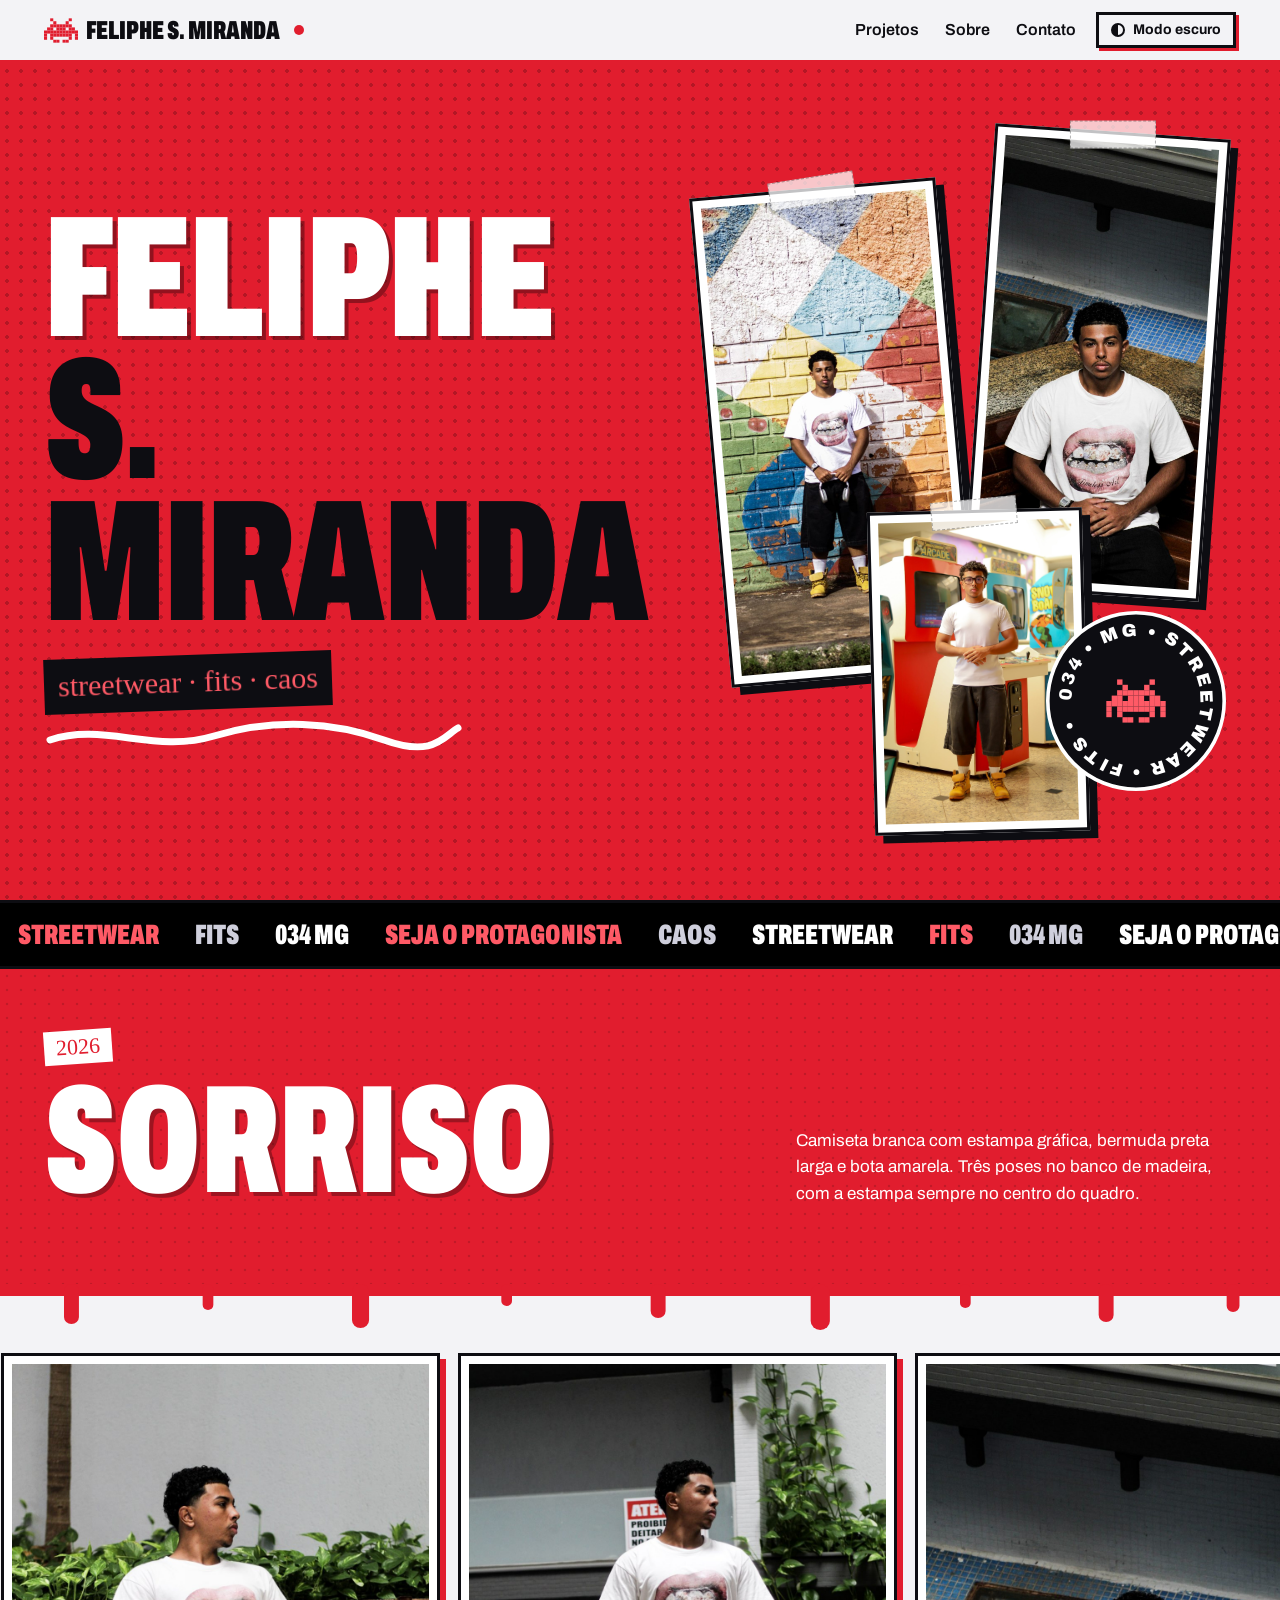
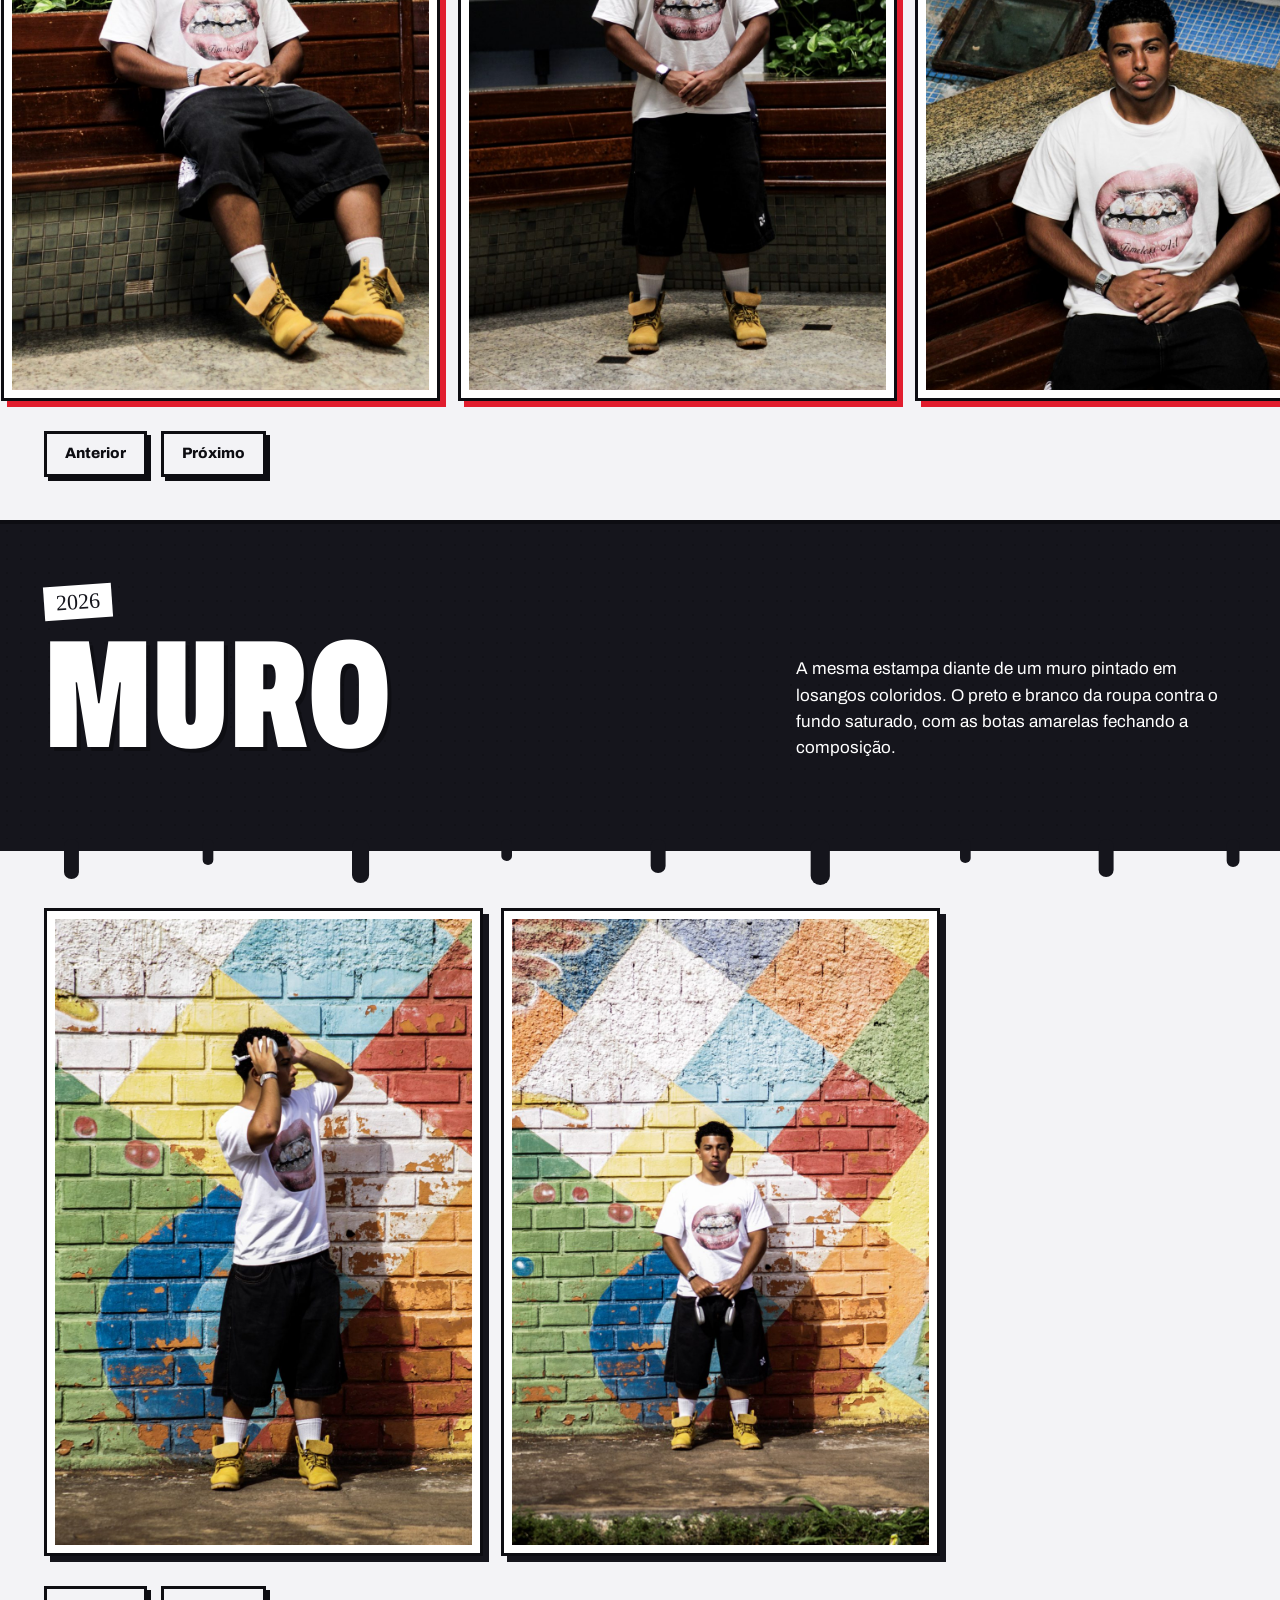
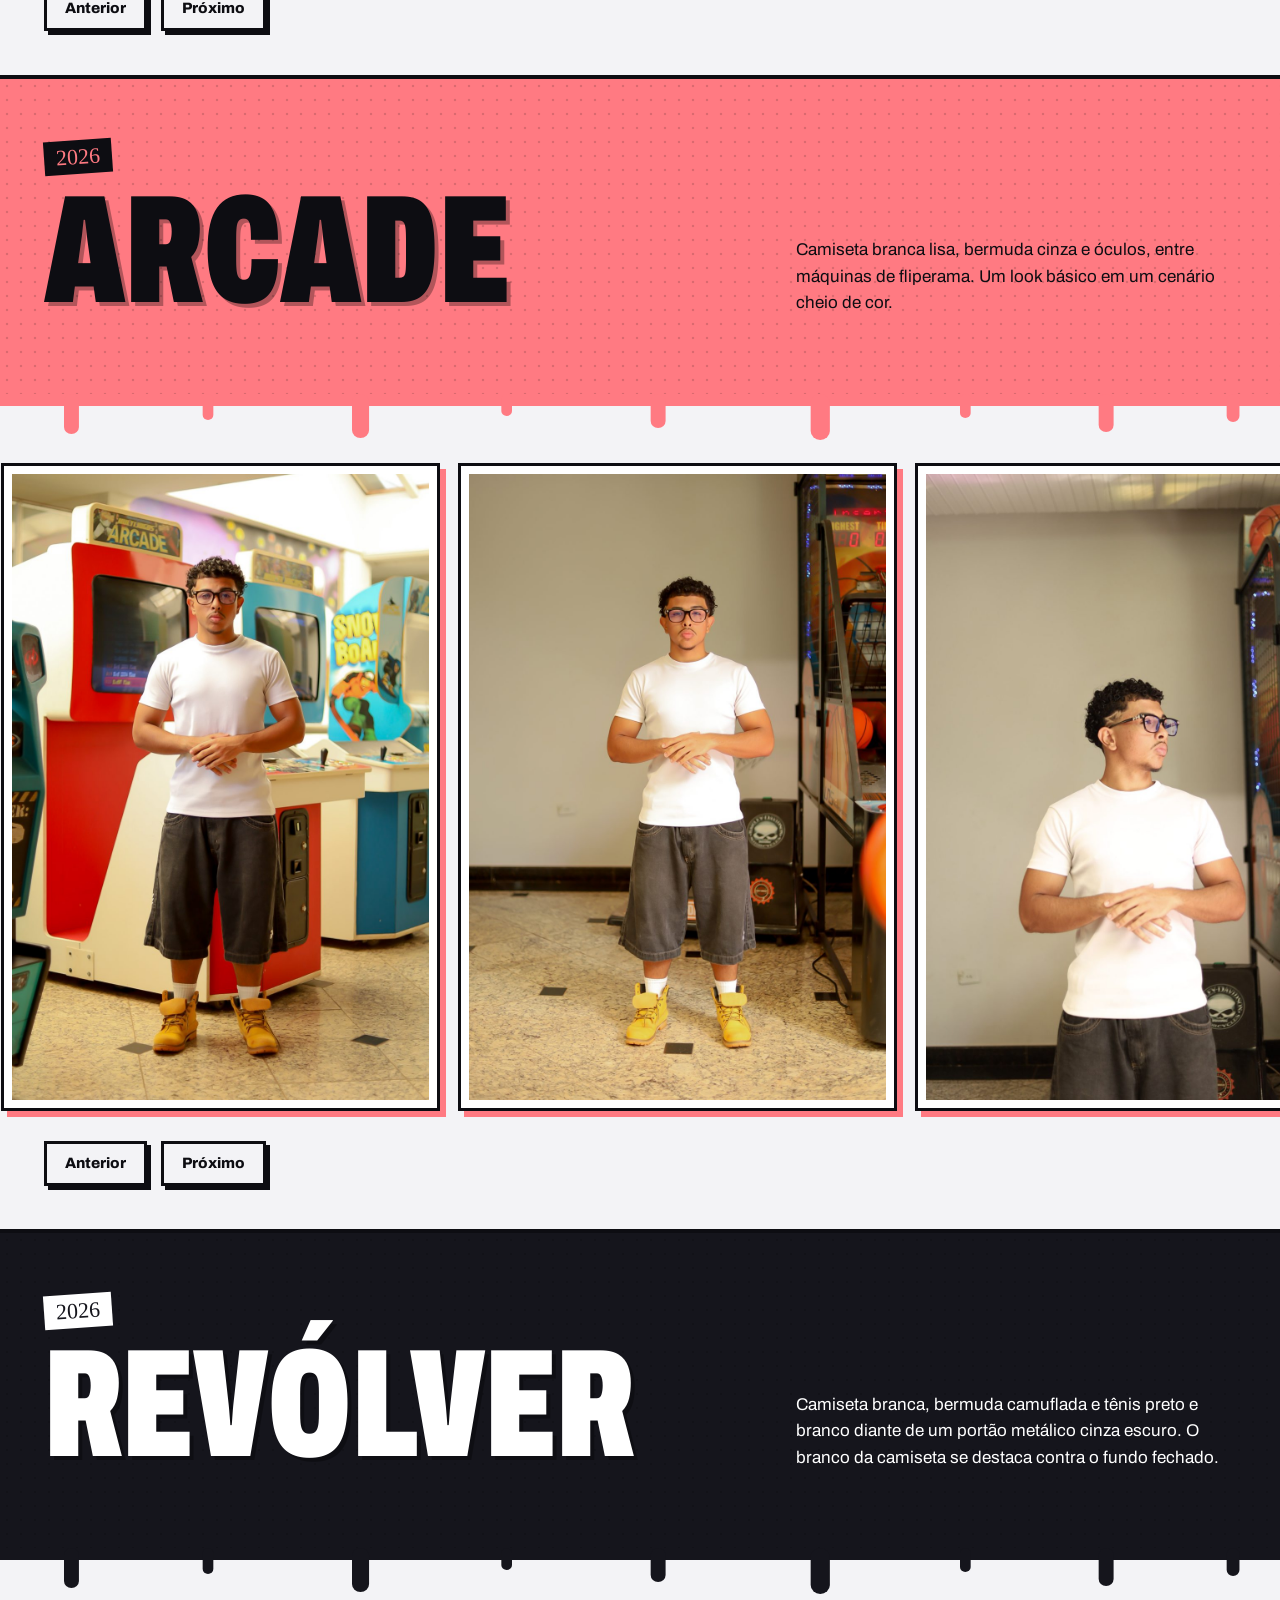
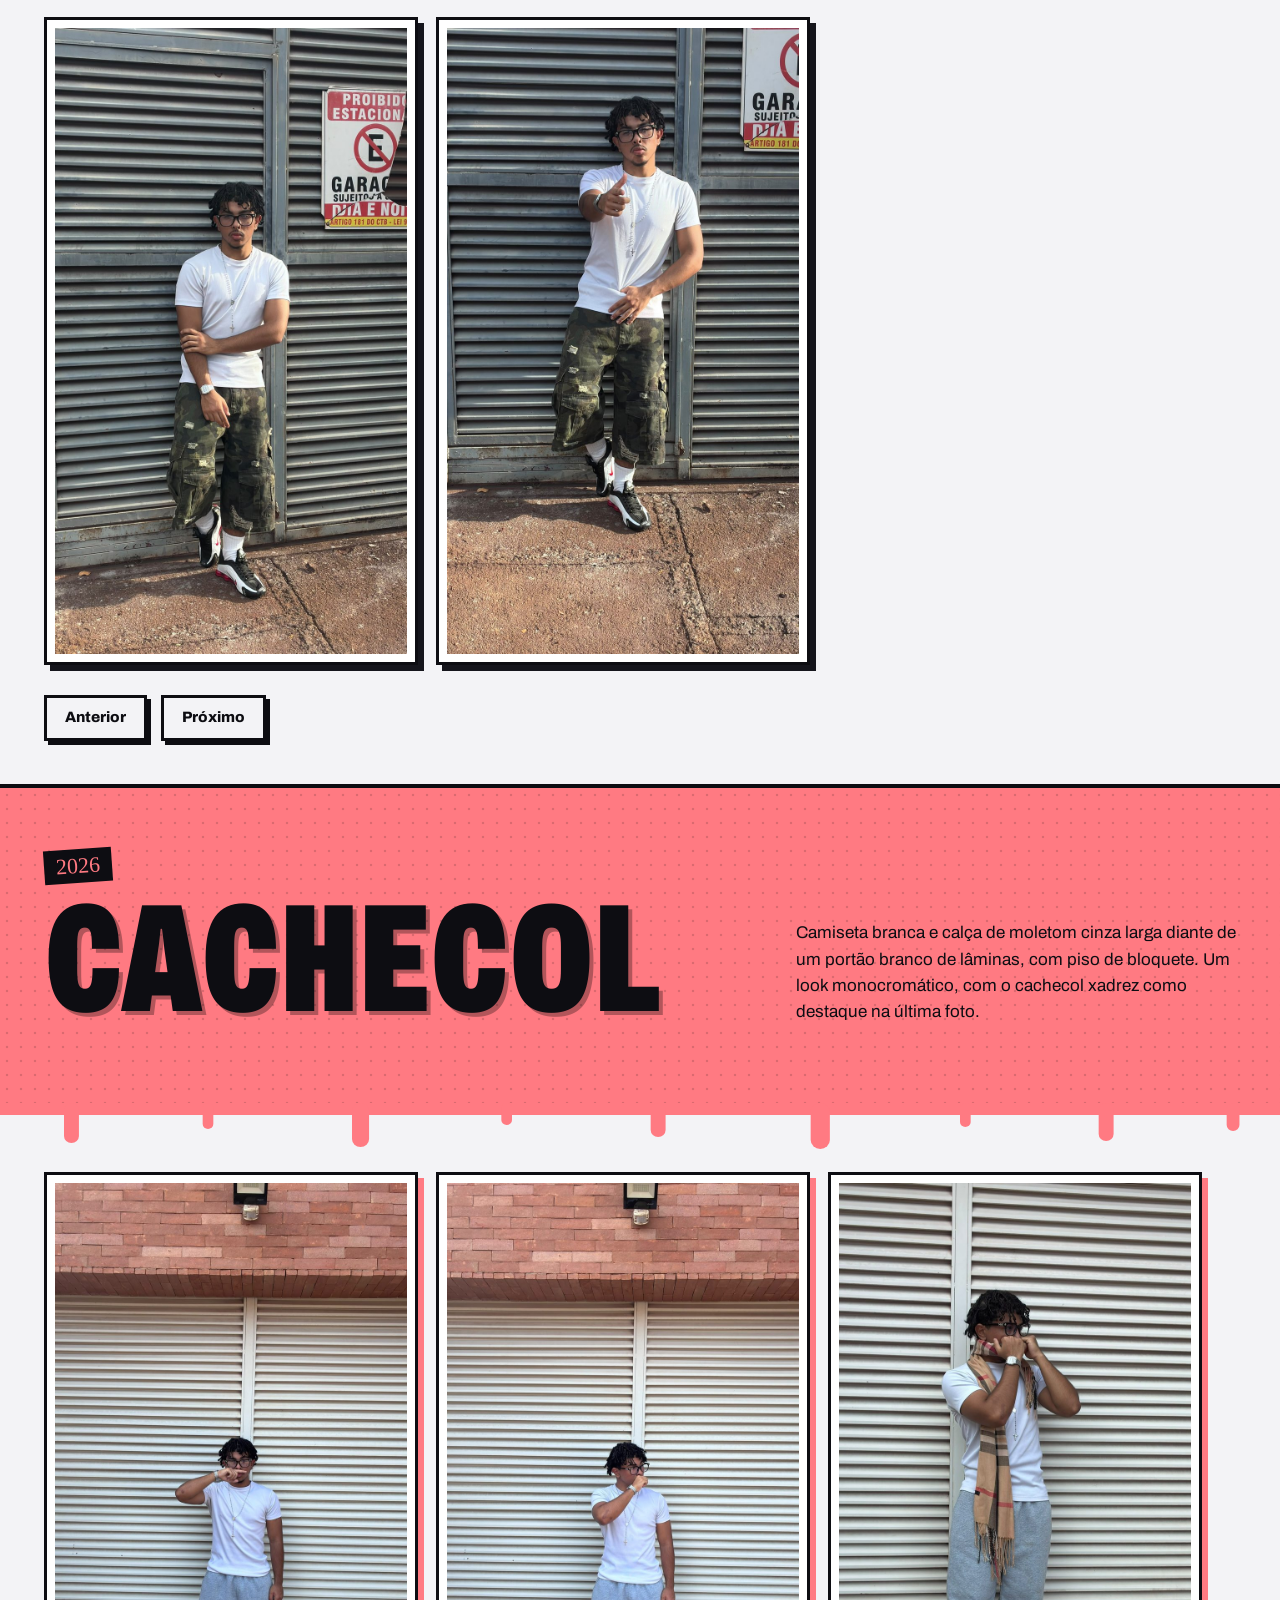
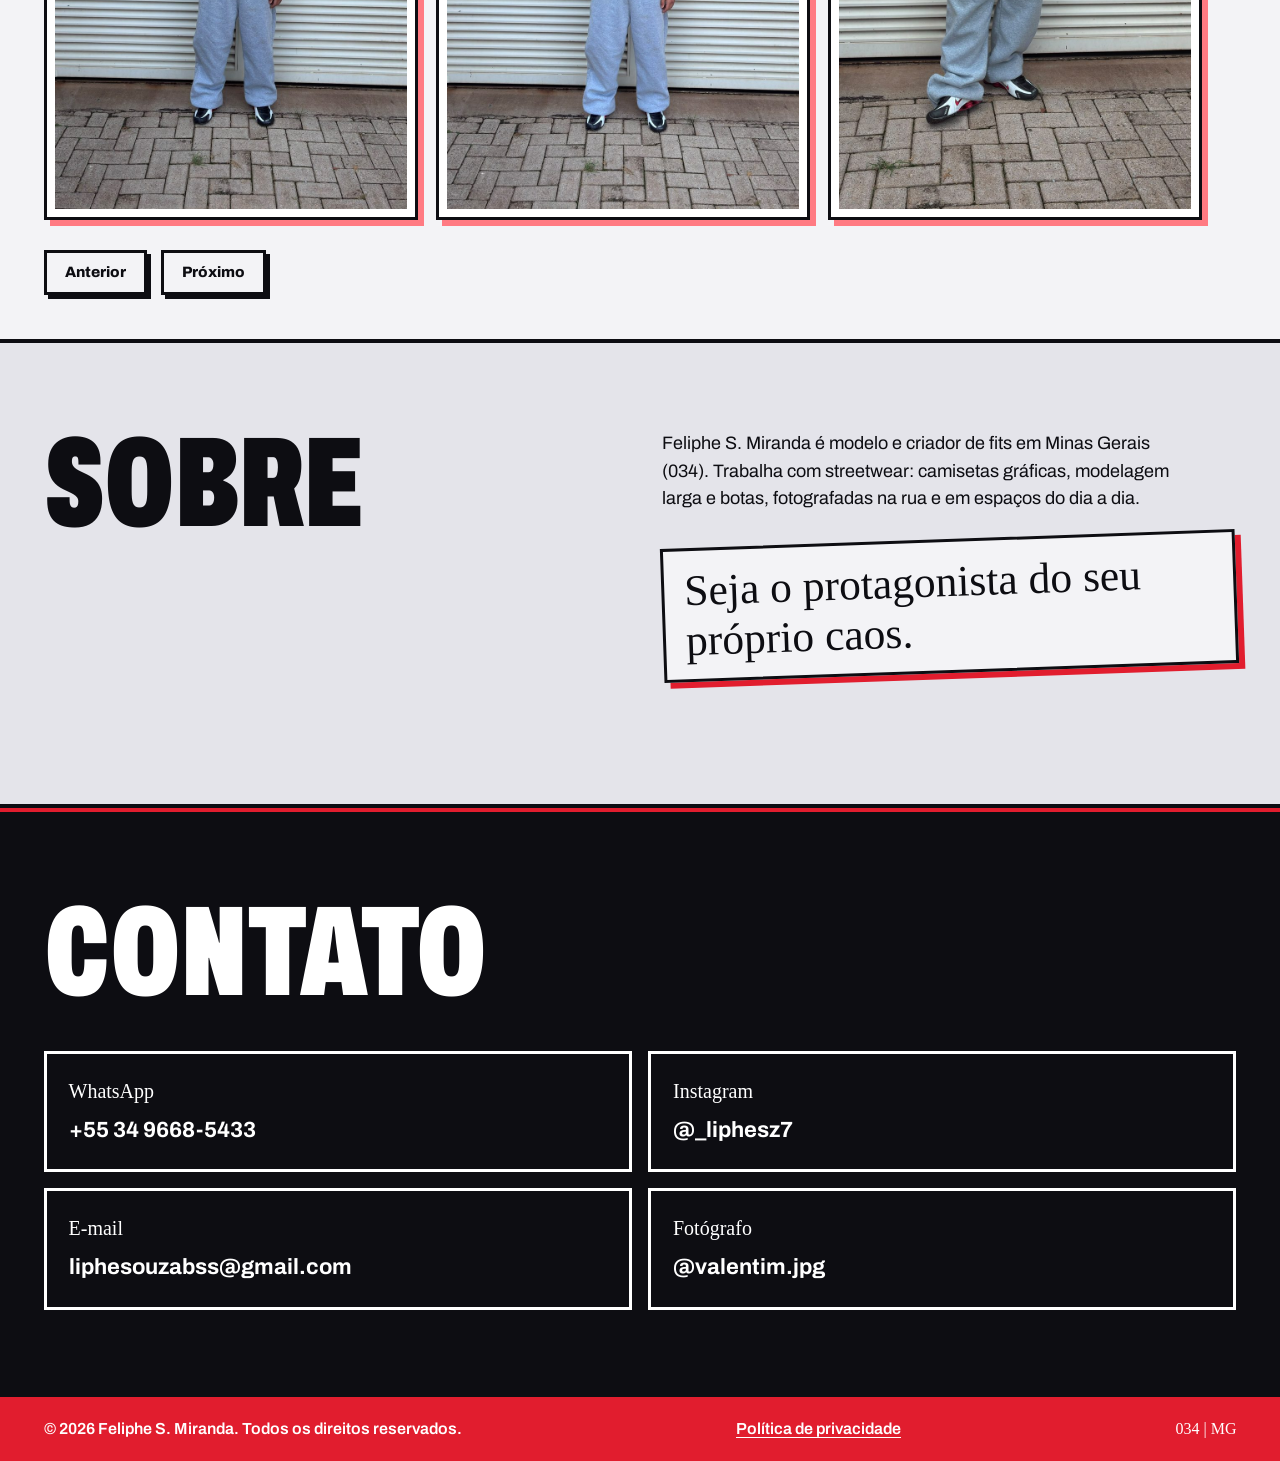
<file: index.html>
<!doctype html>
<html lang="pt-BR">
<head>
<meta charset="utf-8">
<script>try{document.documentElement.dataset.theme=localStorage.getItem("theme")||(matchMedia("(prefers-color-scheme:dark)").matches?"dark":"light")}catch(e){}</script>
<meta name="viewport" content="width=device-width, initial-scale=1">
<meta name="color-scheme" content="light dark">
<title>Feliphe S. Miranda — Streetwear</title>
<meta name="description" content="Portfólio de moda streetwear de Feliphe S. Miranda. Seja o protagonista do seu próprio caos.">
<link rel="icon" href="data:image/svg+xml,%3Csvg%20xmlns%3D%22http%3A//www.w3.org/2000/svg%22%20viewBox%3D%220%200%2066%2048%22%3E%3Cg%20fill%3D%22%23e11d2e%22%3E%3Crect%20x%3D%2212%22%20y%3D%220%22%20width%3D%226%22%20height%3D%226%22/%3E%3Crect%20x%3D%2248%22%20y%3D%220%22%20width%3D%226%22%20height%3D%226%22/%3E%3Crect%20x%3D%2218%22%20y%3D%226%22%20width%3D%226%22%20height%3D%226%22/%3E%3Crect%20x%3D%2242%22%20y%3D%226%22%20width%3D%226%22%20height%3D%226%22/%3E%3Crect%20x%3D%2212%22%20y%3D%2212%22%20width%3D%226%22%20height%3D%226%22/%3E%3Crect%20x%3D%2218%22%20y%3D%2212%22%20width%3D%226%22%20height%3D%226%22/%3E%3Crect%20x%3D%2224%22%20y%3D%2212%22%20width%3D%226%22%20height%3D%226%22/%3E%3Crect%20x%3D%2230%22%20y%3D%2212%22%20width%3D%226%22%20height%3D%226%22/%3E%3Crect%20x%3D%2236%22%20y%3D%2212%22%20width%3D%226%22%20height%3D%226%22/%3E%3Crect%20x%3D%2242%22%20y%3D%2212%22%20width%3D%226%22%20height%3D%226%22/%3E%3Crect%20x%3D%2248%22%20y%3D%2212%22%20width%3D%226%22%20height%3D%226%22/%3E%3Crect%20x%3D%226%22%20y%3D%2218%22%20width%3D%226%22%20height%3D%226%22/%3E%3Crect%20x%3D%2212%22%20y%3D%2218%22%20width%3D%226%22%20height%3D%226%22/%3E%3Crect%20x%3D%2224%22%20y%3D%2218%22%20width%3D%226%22%20height%3D%226%22/%3E%3Crect%20x%3D%2230%22%20y%3D%2218%22%20width%3D%226%22%20height%3D%226%22/%3E%3Crect%20x%3D%2236%22%20y%3D%2218%22%20width%3D%226%22%20height%3D%226%22/%3E%3Crect%20x%3D%2248%22%20y%3D%2218%22%20width%3D%226%22%20height%3D%226%22/%3E%3Crect%20x%3D%2254%22%20y%3D%2218%22%20width%3D%226%22%20height%3D%226%22/%3E%3Crect%20x%3D%220%22%20y%3D%2224%22%20width%3D%226%22%20height%3D%226%22/%3E%3Crect%20x%3D%226%22%20y%3D%2224%22%20width%3D%226%22%20height%3D%226%22/%3E%3Crect%20x%3D%2212%22%20y%3D%2224%22%20width%3D%226%22%20height%3D%226%22/%3E%3Crect%20x%3D%2218%22%20y%3D%2224%22%20width%3D%226%22%20height%3D%226%22/%3E%3Crect%20x%3D%2224%22%20y%3D%2224%22%20width%3D%226%22%20height%3D%226%22/%3E%3Crect%20x%3D%2230%22%20y%3D%2224%22%20width%3D%226%22%20height%3D%226%22/%3E%3Crect%20x%3D%2236%22%20y%3D%2224%22%20width%3D%226%22%20height%3D%226%22/%3E%3Crect%20x%3D%2242%22%20y%3D%2224%22%20width%3D%226%22%20height%3D%226%22/%3E%3Crect%20x%3D%2248%22%20y%3D%2224%22%20width%3D%226%22%20height%3D%226%22/%3E%3Crect%20x%3D%2254%22%20y%3D%2224%22%20width%3D%226%22%20height%3D%226%22/%3E%3Crect%20x%3D%2260%22%20y%3D%2224%22%20width%3D%226%22%20height%3D%226%22/%3E%3Crect%20x%3D%220%22%20y%3D%2230%22%20width%3D%226%22%20height%3D%226%22/%3E%3Crect%20x%3D%2212%22%20y%3D%2230%22%20width%3D%226%22%20height%3D%226%22/%3E%3Crect%20x%3D%2218%22%20y%3D%2230%22%20width%3D%226%22%20height%3D%226%22/%3E%3Crect%20x%3D%2224%22%20y%3D%2230%22%20width%3D%226%22%20height%3D%226%22/%3E%3Crect%20x%3D%2230%22%20y%3D%2230%22%20width%3D%226%22%20height%3D%226%22/%3E%3Crect%20x%3D%2236%22%20y%3D%2230%22%20width%3D%226%22%20height%3D%226%22/%3E%3Crect%20x%3D%2242%22%20y%3D%2230%22%20width%3D%226%22%20height%3D%226%22/%3E%3Crect%20x%3D%2248%22%20y%3D%2230%22%20width%3D%226%22%20height%3D%226%22/%3E%3Crect%20x%3D%2260%22%20y%3D%2230%22%20width%3D%226%22%20height%3D%226%22/%3E%3Crect%20x%3D%220%22%20y%3D%2236%22%20width%3D%226%22%20height%3D%226%22/%3E%3Crect%20x%3D%2212%22%20y%3D%2236%22%20width%3D%226%22%20height%3D%226%22/%3E%3Crect%20x%3D%2248%22%20y%3D%2236%22%20width%3D%226%22%20height%3D%226%22/%3E%3Crect%20x%3D%2260%22%20y%3D%2236%22%20width%3D%226%22%20height%3D%226%22/%3E%3Crect%20x%3D%2218%22%20y%3D%2242%22%20width%3D%226%22%20height%3D%226%22/%3E%3Crect%20x%3D%2224%22%20y%3D%2242%22%20width%3D%226%22%20height%3D%226%22/%3E%3Crect%20x%3D%2236%22%20y%3D%2242%22%20width%3D%226%22%20height%3D%226%22/%3E%3Crect%20x%3D%2242%22%20y%3D%2242%22%20width%3D%226%22%20height%3D%226%22/%3E%3C/g%3E%3C/svg%3E">
<link rel="preconnect" href="https://fonts.googleapis.com">
<link href="https://fonts.googleapis.com/css2?family=Archivo:wdth,wght@62..125,100..900&family=Permanent+Marker&display=swap" rel="stylesheet">
<link rel="stylesheet" href="style.css">
</head>
<body>
<svg width="0" height="0" style="position:absolute" aria-hidden="true"><defs>
<symbol id="drips" viewBox="0 0 1200 46" preserveAspectRatio="none"><g fill="currentColor"><rect x="0" y="0" width="1200" height="12"/><rect x="60" y="0" width="14" height="40" rx="7"/><rect x="190" y="0" width="10" height="26" rx="5"/><rect x="330" y="0" width="16" height="44" rx="8"/><rect x="470" y="0" width="10" height="22" rx="5"/><rect x="610" y="0" width="14" height="34" rx="7"/><rect x="760" y="0" width="18" height="46" rx="9"/><rect x="900" y="0" width="10" height="24" rx="5"/><rect x="1030" y="0" width="14" height="38" rx="7"/><rect x="1150" y="0" width="12" height="28" rx="6"/></g></symbol>
<symbol id="inv" viewBox="0 0 66 48"><g fill="currentColor"><rect x="12" y="0" width="6" height="6"/><rect x="48" y="0" width="6" height="6"/><rect x="18" y="6" width="6" height="6"/><rect x="42" y="6" width="6" height="6"/><rect x="12" y="12" width="6" height="6"/><rect x="18" y="12" width="6" height="6"/><rect x="24" y="12" width="6" height="6"/><rect x="30" y="12" width="6" height="6"/><rect x="36" y="12" width="6" height="6"/><rect x="42" y="12" width="6" height="6"/><rect x="48" y="12" width="6" height="6"/><rect x="6" y="18" width="6" height="6"/><rect x="12" y="18" width="6" height="6"/><rect x="24" y="18" width="6" height="6"/><rect x="30" y="18" width="6" height="6"/><rect x="36" y="18" width="6" height="6"/><rect x="48" y="18" width="6" height="6"/><rect x="54" y="18" width="6" height="6"/><rect x="0" y="24" width="6" height="6"/><rect x="6" y="24" width="6" height="6"/><rect x="12" y="24" width="6" height="6"/><rect x="18" y="24" width="6" height="6"/><rect x="24" y="24" width="6" height="6"/><rect x="30" y="24" width="6" height="6"/><rect x="36" y="24" width="6" height="6"/><rect x="42" y="24" width="6" height="6"/><rect x="48" y="24" width="6" height="6"/><rect x="54" y="24" width="6" height="6"/><rect x="60" y="24" width="6" height="6"/><rect x="0" y="30" width="6" height="6"/><rect x="12" y="30" width="6" height="6"/><rect x="18" y="30" width="6" height="6"/><rect x="24" y="30" width="6" height="6"/><rect x="30" y="30" width="6" height="6"/><rect x="36" y="30" width="6" height="6"/><rect x="42" y="30" width="6" height="6"/><rect x="48" y="30" width="6" height="6"/><rect x="60" y="30" width="6" height="6"/><rect x="0" y="36" width="6" height="6"/><rect x="12" y="36" width="6" height="6"/><rect x="48" y="36" width="6" height="6"/><rect x="60" y="36" width="6" height="6"/><rect x="18" y="42" width="6" height="6"/><rect x="24" y="42" width="6" height="6"/><rect x="36" y="42" width="6" height="6"/><rect x="42" y="42" width="6" height="6"/></g></symbol>
</defs></svg>

<header>
 <a class="logo" href="#top"><svg class="lg" viewBox="0 0 66 48" aria-hidden="true"><use href="#inv"/></svg>Feliphe S. Miranda<i></i></a>
 <div class="hr">
 <nav id="menu">
  <div class="dd"><button type="button" aria-haspopup="true">Projetos</button>
   <ul><li><a href="#sorriso">Sorriso</a></li><li><a href="#muro">Muro</a></li><li><a href="#arcade">Arcade</a></li><li><a href="#revolver">Revólver</a></li><li><a href="#cachecol">Cachecol</a></li></ul></div>
  <a href="#sobre">Sobre</a>
  <a href="#contato">Contato</a>
 </nav>
 <button class="theme" type="button" aria-label="Alternar entre modo claro e escuro"><span class="ic"></span><span class="lbl">Modo escuro</span></button>
 <button class="burger" aria-expanded="false" aria-controls="menu">Menu</button>
 </div>
</header>

<main id="top">
 <section class="hero">
  <div>
   <h1><span><b>Feliphe</b></span><span><b>S. Miranda</b></span></h1>
   <p class="sub tag">streetwear · fits · caos</p>
   <svg class="scribble" viewBox="0 0 420 40" fill="none" stroke="currentColor" stroke-width="7" stroke-linecap="round" aria-hidden="true"><path d="M6 24 C60 6 110 38 170 20 S290 6 340 24 S400 20 414 12"/></svg>
  </div>
  <div class="collage">
   <figure class="c1"><img src="img/muro-2.jpg" alt="Feliphe diante do muro colorido, camiseta com estampa de boca"></figure>
   <figure class="c2"><img src="img/sorriso-3.jpg" alt="Retrato de Feliphe sentado, estampa de boca em destaque"></figure>
   <figure class="c3"><img src="img/arcade-3.jpg" alt="Feliphe de óculos entre máquinas de fliperama" style="object-position:50% 25%"></figure>
   <svg class="badge" viewBox="0 0 200 200" aria-hidden="true"><circle cx="100" cy="100" r="98" fill="#0d0d12" stroke="#fff" stroke-width="4"/><defs><path id="cp" d="M100 100m-72 0a72 72 0 1 1 144 0a72 72 0 1 1-144 0"/></defs><text font-family="Archivo" font-weight="900" font-size="20" fill="#fff" letter-spacing="3"><textPath href="#cp">034 • MG • STREETWEAR • FITS • </textPath></text><g style="fill:var(--m1)" transform="translate(67 76)"><rect x="12" y="0" width="6" height="6"/><rect x="48" y="0" width="6" height="6"/><rect x="18" y="6" width="6" height="6"/><rect x="42" y="6" width="6" height="6"/><rect x="12" y="12" width="6" height="6"/><rect x="18" y="12" width="6" height="6"/><rect x="24" y="12" width="6" height="6"/><rect x="30" y="12" width="6" height="6"/><rect x="36" y="12" width="6" height="6"/><rect x="42" y="12" width="6" height="6"/><rect x="48" y="12" width="6" height="6"/><rect x="6" y="18" width="6" height="6"/><rect x="12" y="18" width="6" height="6"/><rect x="24" y="18" width="6" height="6"/><rect x="30" y="18" width="6" height="6"/><rect x="36" y="18" width="6" height="6"/><rect x="48" y="18" width="6" height="6"/><rect x="54" y="18" width="6" height="6"/><rect x="0" y="24" width="6" height="6"/><rect x="6" y="24" width="6" height="6"/><rect x="12" y="24" width="6" height="6"/><rect x="18" y="24" width="6" height="6"/><rect x="24" y="24" width="6" height="6"/><rect x="30" y="24" width="6" height="6"/><rect x="36" y="24" width="6" height="6"/><rect x="42" y="24" width="6" height="6"/><rect x="48" y="24" width="6" height="6"/><rect x="54" y="24" width="6" height="6"/><rect x="60" y="24" width="6" height="6"/><rect x="0" y="30" width="6" height="6"/><rect x="12" y="30" width="6" height="6"/><rect x="18" y="30" width="6" height="6"/><rect x="24" y="30" width="6" height="6"/><rect x="30" y="30" width="6" height="6"/><rect x="36" y="30" width="6" height="6"/><rect x="42" y="30" width="6" height="6"/><rect x="48" y="30" width="6" height="6"/><rect x="60" y="30" width="6" height="6"/><rect x="0" y="36" width="6" height="6"/><rect x="12" y="36" width="6" height="6"/><rect x="48" y="36" width="6" height="6"/><rect x="60" y="36" width="6" height="6"/><rect x="18" y="42" width="6" height="6"/><rect x="24" y="42" width="6" height="6"/><rect x="36" y="42" width="6" height="6"/><rect x="42" y="42" width="6" height="6"/></g></svg>
  </div>
 </section>

 <div class="marq" aria-hidden="true"><div>
  <span>Streetwear</span><span>Fits</span><span>034 MG</span><span>Seja o protagonista</span><span>Caos</span><span>Streetwear</span><span>Fits</span><span>034 MG</span><span>Seja o protagonista</span><span>Caos</span>
  <span>Streetwear</span><span>Fits</span><span>034 MG</span><span>Seja o protagonista</span><span>Caos</span><span>Streetwear</span><span>Fits</span><span>034 MG</span><span>Seja o protagonista</span><span>Caos</span>
 </div></div>

 <section class="work" id="sorriso">
  <div class="band rv"><div><span class="yr">2026</span><h2>Sorriso</h2></div>
   <p>Camiseta branca com estampa gráfica, bermuda preta larga e bota amarela. Três poses no banco de madeira, com a estampa sempre no centro do quadro.</p>
   <svg class="drip" viewBox="0 0 1200 46" preserveAspectRatio="none" aria-hidden="true"><use href="#drips"/></svg></div>
  <div class="strip">
   <figure class="rv"><img src="img/sorriso-1.jpg" alt="Feliphe sentado em um banco de madeira, camiseta branca com estampa de boca" loading="lazy"></figure>
   <figure class="rv"><img src="img/sorriso-2.jpg" alt="Feliphe em pé diante do banco, camiseta com estampa de boca" loading="lazy"></figure>
   <figure class="rv"><img src="img/sorriso-3.jpg" alt="Retrato sentado, mãos cruzadas, estampa de boca em destaque" loading="lazy"></figure>
  </div>
  <div class="ctrl"><button data-d="-1">Anterior</button><button data-d="1">Próximo</button></div>
 </section>

 <section class="work" id="muro">
  <div class="band rv"><div><span class="yr">2026</span><h2>Muro</h2></div>
   <p>A mesma estampa diante de um muro pintado em losangos coloridos. O preto e branco da roupa contra o fundo saturado, com as botas amarelas fechando a composição.</p>
   <svg class="drip" viewBox="0 0 1200 46" preserveAspectRatio="none" aria-hidden="true"><use href="#drips"/></svg></div>
  <div class="strip">
   <figure class="rv"><img src="img/muro-1.jpg" alt="Feliphe de pé diante do muro colorido, mãos na cabeça" loading="lazy"></figure>
   <figure class="rv"><img src="img/muro-2.jpg" alt="Feliphe encostado no muro colorido, de frente" loading="lazy"></figure>
  </div>
  <div class="ctrl"><button data-d="-1">Anterior</button><button data-d="1">Próximo</button></div>
 </section>

 <section class="work" id="arcade">
  <div class="band rv"><div><span class="yr">2026</span><h2>Arcade</h2></div>
   <p>Camiseta branca lisa, bermuda cinza e óculos, entre máquinas de fliperama. Um look básico em um cenário cheio de cor.</p>
   <svg class="drip" viewBox="0 0 1200 46" preserveAspectRatio="none" aria-hidden="true"><use href="#drips"/></svg></div>
  <div class="strip">
   <figure class="rv"><img src="img/arcade-3.jpg" alt="Feliphe de óculos entre máquinas de fliperama, de frente" loading="lazy"></figure>
   <figure class="rv"><img src="img/arcade-2.jpg" alt="Feliphe de corpo inteiro, bermuda cinza e bota amarela" loading="lazy"></figure>
   <figure class="rv"><img src="img/arcade-1.jpg" alt="Perfil de Feliphe olhando para o lado, ao lado de uma máquina" loading="lazy"></figure>
   <figure class="rv"><img src="img/banco-1.jpg" alt="Feliphe sentado em um banco branco, calçando a bota" loading="lazy"></figure>
  </div>
  <div class="ctrl"><button data-d="-1">Anterior</button><button data-d="1">Próximo</button></div>
 </section>

 <section class="work" id="revolver">
  <div class="band rv"><div><span class="yr">2026</span><h2>Revólver</h2></div>
   <p>Camiseta branca, bermuda camuflada e tênis preto e branco diante de um portão metálico cinza escuro. O branco da camiseta se destaca contra o fundo fechado.</p>
   <svg class="drip" viewBox="0 0 1200 46" preserveAspectRatio="none" aria-hidden="true"><use href="#drips"/></svg></div>
  <div class="strip">
   <figure class="rv"><img src="img/revolver-1.jpg" alt="Feliphe encostado no portão cinza escuro, braços cruzados, bermuda camuflada" loading="lazy"></figure>
   <figure class="rv"><img src="img/revolver-2.jpg" alt="Feliphe de pé diante do portão cinza escuro, apontando para a câmera" loading="lazy"></figure>
  </div>
  <div class="ctrl"><button data-d="-1">Anterior</button><button data-d="1">Próximo</button></div>
 </section>

 <section class="work" id="cachecol">
  <div class="band rv"><div><span class="yr">2026</span><h2>Cachecol</h2></div>
   <p>Camiseta branca e calça de moletom cinza larga diante de um portão branco de lâminas, com piso de bloquete. Um look monocromático, com o cachecol xadrez como destaque na última foto.</p>
   <svg class="drip" viewBox="0 0 1200 46" preserveAspectRatio="none" aria-hidden="true"><use href="#drips"/></svg></div>
  <div class="strip">
   <figure class="rv"><img src="img/cachecol-1.jpg" alt="Feliphe de pé diante do portão branco, mão cobrindo o rosto, calça de moletom cinza" loading="lazy"></figure>
   <figure class="rv"><img src="img/cachecol-2.jpg" alt="Feliphe de perfil diante do portão branco, mão na boca" loading="lazy"></figure>
   <figure class="rv"><img src="img/cachecol-3.jpg" alt="Feliphe com cachecol xadrez cobrindo o rosto, diante do portão branco" loading="lazy"></figure>
  </div>
  <div class="ctrl"><button data-d="-1">Anterior</button><button data-d="1">Próximo</button></div>
 </section>

 <section class="about" id="sobre">
  <h2 class="rv">Sobre</h2>
  <div class="rv">
   <p>Feliphe S. Miranda é modelo e criador de fits em Minas Gerais (034). Trabalha com streetwear: camisetas gráficas, modelagem larga e botas, fotografadas na rua e em espaços do dia a dia.</p>
   <p class="quote">Seja o protagonista do seu próprio caos.</p>
  </div>
 </section>

 <section class="contact" id="contato">
  <h2 class="rv">Contato</h2>
  <div class="links rv">
   <a href="https://wa.me/553496685433" rel="noopener"><small class="tag">WhatsApp</small><b>+55 34 9668-5433</b></a>
   <a href="https://www.instagram.com/_liphesz7/" rel="noopener"><small class="tag">Instagram</small><b>@_liphesz7</b></a>
   <a href="mailto:liphesouzabss@gmail.com"><small class="tag">E-mail</small><b>liphesouzabss@gmail.com</b></a>
   <a href="https://www.instagram.com/valentim.jpg/" rel="noopener"><small class="tag">Fotógrafo</small><b>@valentim.jpg</b></a>
  </div>
 </section>
</main>
<footer><span>© 2026 Feliphe S. Miranda. Todos os direitos reservados.</span><a href="privacidade.html">Política de privacidade</a><span class="tag">034 | MG</span></footer>

<script>
document.documentElement.classList.add('js');
const io=new IntersectionObserver(es=>es.forEach(e=>{if(e.isIntersecting){e.target.classList.add('in');io.unobserve(e.target)}}),{threshold:.15});
document.querySelectorAll('.rv').forEach((el,i)=>{el.style.transitionDelay=(el.matches('figure')?(i%4)*.08:0)+'s';io.observe(el)});
document.querySelectorAll('.ctrl button').forEach(b=>b.addEventListener('click',()=>{
 const s=b.closest('.work').querySelector('.strip');
 s.scrollBy({left:b.dataset.d*s.clientWidth*.7,behavior:'smooth'});
}));
const tb=document.querySelector('.theme'),lbl=tb.querySelector('.lbl');
const sync=()=>{const d=document.documentElement.dataset.theme==='dark';lbl.textContent=d?'Modo claro':'Modo escuro';tb.setAttribute('aria-pressed',d)};
sync();
tb.addEventListener('click',()=>{const n=document.documentElement.dataset.theme==='dark'?'light':'dark';document.documentElement.dataset.theme=n;try{localStorage.setItem('theme',n)}catch(e){}sync()});
const burger=document.querySelector('.burger'),menu=document.getElementById('menu');
burger.addEventListener('click',()=>{const o=menu.classList.toggle('show');burger.setAttribute('aria-expanded',o)});
menu.addEventListener('click',e=>{if(e.target.tagName==='A')menu.classList.remove('show')});
</script>
</body>
</html>
</file>
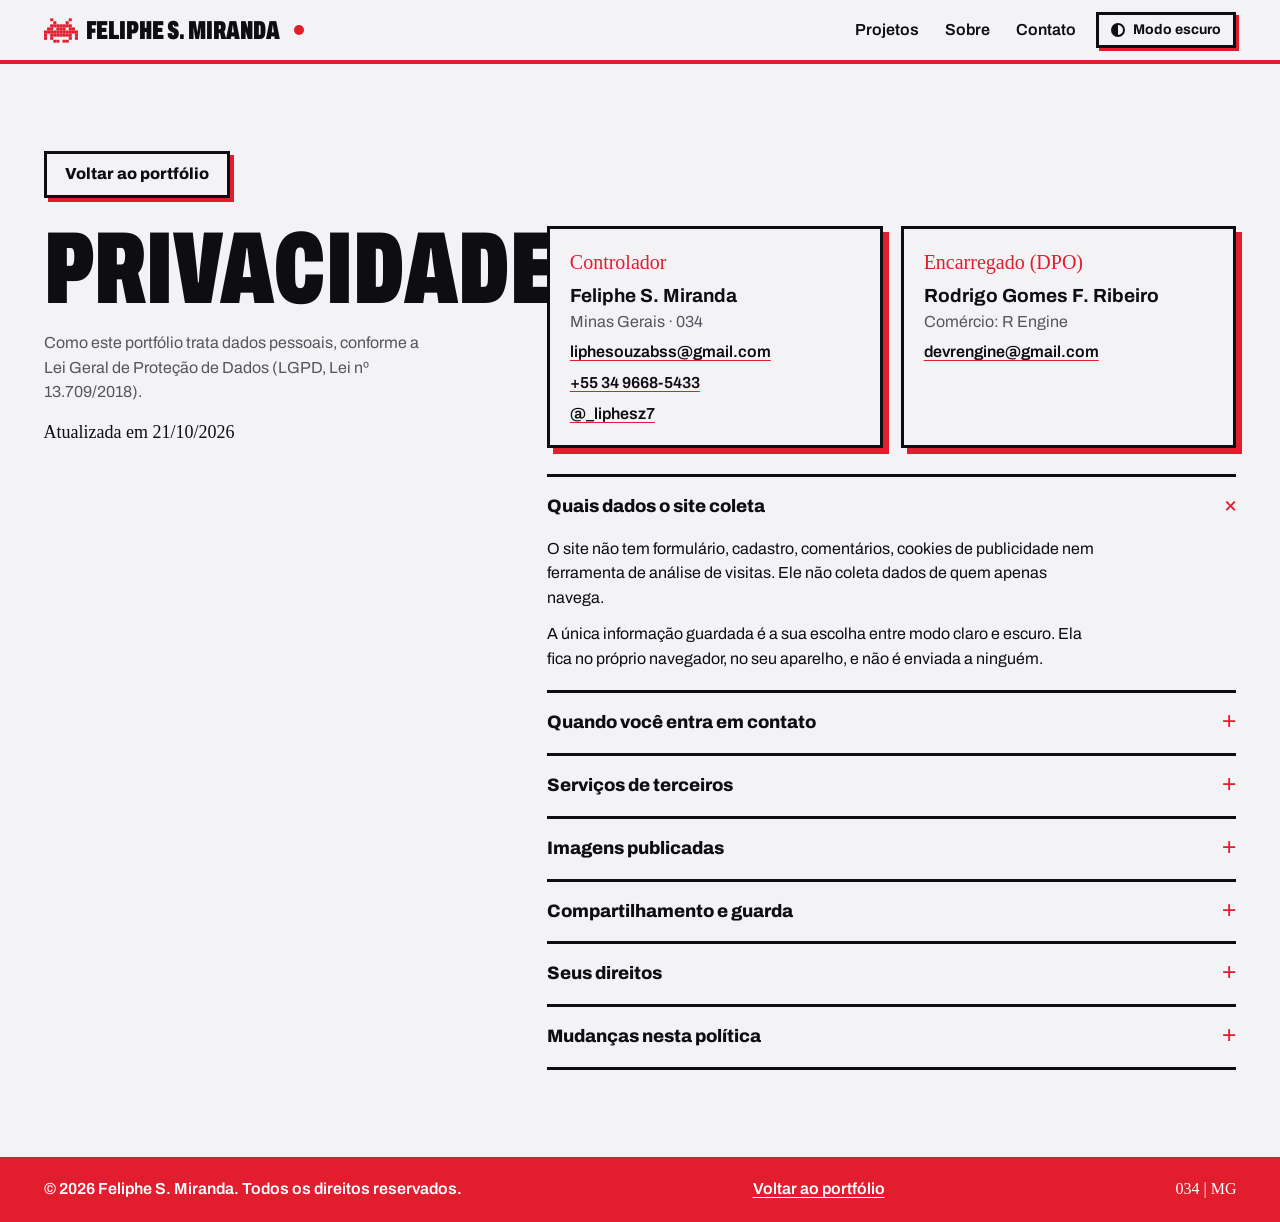
<file: privacidade.html>
<!doctype html>
<html lang="pt-BR">
<head>
<meta charset="utf-8">
<script>try{document.documentElement.dataset.theme=localStorage.getItem("theme")||(matchMedia("(prefers-color-scheme:dark)").matches?"dark":"light")}catch(e){}</script>
<meta name="viewport" content="width=device-width, initial-scale=1">
<meta name="color-scheme" content="light dark">
<title>Política de privacidade — Feliphe S. Miranda</title>
<meta name="description" content="Política de privacidade e proteção de dados (LGPD) do portfólio de Feliphe S. Miranda.">
<link rel="icon" href="data:image/svg+xml,%3Csvg%20xmlns%3D%22http%3A//www.w3.org/2000/svg%22%20viewBox%3D%220%200%2066%2048%22%3E%3Cg%20fill%3D%22%23e11d2e%22%3E%3Crect%20x%3D%2212%22%20y%3D%220%22%20width%3D%226%22%20height%3D%226%22/%3E%3Crect%20x%3D%2248%22%20y%3D%220%22%20width%3D%226%22%20height%3D%226%22/%3E%3Crect%20x%3D%2218%22%20y%3D%226%22%20width%3D%226%22%20height%3D%226%22/%3E%3Crect%20x%3D%2242%22%20y%3D%226%22%20width%3D%226%22%20height%3D%226%22/%3E%3Crect%20x%3D%2212%22%20y%3D%2212%22%20width%3D%226%22%20height%3D%226%22/%3E%3Crect%20x%3D%2218%22%20y%3D%2212%22%20width%3D%226%22%20height%3D%226%22/%3E%3Crect%20x%3D%2224%22%20y%3D%2212%22%20width%3D%226%22%20height%3D%226%22/%3E%3Crect%20x%3D%2230%22%20y%3D%2212%22%20width%3D%226%22%20height%3D%226%22/%3E%3Crect%20x%3D%2236%22%20y%3D%2212%22%20width%3D%226%22%20height%3D%226%22/%3E%3Crect%20x%3D%2242%22%20y%3D%2212%22%20width%3D%226%22%20height%3D%226%22/%3E%3Crect%20x%3D%2248%22%20y%3D%2212%22%20width%3D%226%22%20height%3D%226%22/%3E%3Crect%20x%3D%226%22%20y%3D%2218%22%20width%3D%226%22%20height%3D%226%22/%3E%3Crect%20x%3D%2212%22%20y%3D%2218%22%20width%3D%226%22%20height%3D%226%22/%3E%3Crect%20x%3D%2224%22%20y%3D%2218%22%20width%3D%226%22%20height%3D%226%22/%3E%3Crect%20x%3D%2230%22%20y%3D%2218%22%20width%3D%226%22%20height%3D%226%22/%3E%3Crect%20x%3D%2236%22%20y%3D%2218%22%20width%3D%226%22%20height%3D%226%22/%3E%3Crect%20x%3D%2248%22%20y%3D%2218%22%20width%3D%226%22%20height%3D%226%22/%3E%3Crect%20x%3D%2254%22%20y%3D%2218%22%20width%3D%226%22%20height%3D%226%22/%3E%3Crect%20x%3D%220%22%20y%3D%2224%22%20width%3D%226%22%20height%3D%226%22/%3E%3Crect%20x%3D%226%22%20y%3D%2224%22%20width%3D%226%22%20height%3D%226%22/%3E%3Crect%20x%3D%2212%22%20y%3D%2224%22%20width%3D%226%22%20height%3D%226%22/%3E%3Crect%20x%3D%2218%22%20y%3D%2224%22%20width%3D%226%22%20height%3D%226%22/%3E%3Crect%20x%3D%2224%22%20y%3D%2224%22%20width%3D%226%22%20height%3D%226%22/%3E%3Crect%20x%3D%2230%22%20y%3D%2224%22%20width%3D%226%22%20height%3D%226%22/%3E%3Crect%20x%3D%2236%22%20y%3D%2224%22%20width%3D%226%22%20height%3D%226%22/%3E%3Crect%20x%3D%2242%22%20y%3D%2224%22%20width%3D%226%22%20height%3D%226%22/%3E%3Crect%20x%3D%2248%22%20y%3D%2224%22%20width%3D%226%22%20height%3D%226%22/%3E%3Crect%20x%3D%2254%22%20y%3D%2224%22%20width%3D%226%22%20height%3D%226%22/%3E%3Crect%20x%3D%2260%22%20y%3D%2224%22%20width%3D%226%22%20height%3D%226%22/%3E%3Crect%20x%3D%220%22%20y%3D%2230%22%20width%3D%226%22%20height%3D%226%22/%3E%3Crect%20x%3D%2212%22%20y%3D%2230%22%20width%3D%226%22%20height%3D%226%22/%3E%3Crect%20x%3D%2218%22%20y%3D%2230%22%20width%3D%226%22%20height%3D%226%22/%3E%3Crect%20x%3D%2224%22%20y%3D%2230%22%20width%3D%226%22%20height%3D%226%22/%3E%3Crect%20x%3D%2230%22%20y%3D%2230%22%20width%3D%226%22%20height%3D%226%22/%3E%3Crect%20x%3D%2236%22%20y%3D%2230%22%20width%3D%226%22%20height%3D%226%22/%3E%3Crect%20x%3D%2242%22%20y%3D%2230%22%20width%3D%226%22%20height%3D%226%22/%3E%3Crect%20x%3D%2248%22%20y%3D%2230%22%20width%3D%226%22%20height%3D%226%22/%3E%3Crect%20x%3D%2260%22%20y%3D%2230%22%20width%3D%226%22%20height%3D%226%22/%3E%3Crect%20x%3D%220%22%20y%3D%2236%22%20width%3D%226%22%20height%3D%226%22/%3E%3Crect%20x%3D%2212%22%20y%3D%2236%22%20width%3D%226%22%20height%3D%226%22/%3E%3Crect%20x%3D%2248%22%20y%3D%2236%22%20width%3D%226%22%20height%3D%226%22/%3E%3Crect%20x%3D%2260%22%20y%3D%2236%22%20width%3D%226%22%20height%3D%226%22/%3E%3Crect%20x%3D%2218%22%20y%3D%2242%22%20width%3D%226%22%20height%3D%226%22/%3E%3Crect%20x%3D%2224%22%20y%3D%2242%22%20width%3D%226%22%20height%3D%226%22/%3E%3Crect%20x%3D%2236%22%20y%3D%2242%22%20width%3D%226%22%20height%3D%226%22/%3E%3Crect%20x%3D%2242%22%20y%3D%2242%22%20width%3D%226%22%20height%3D%226%22/%3E%3C/g%3E%3C/svg%3E">
<link rel="preconnect" href="https://fonts.googleapis.com">
<link href="https://fonts.googleapis.com/css2?family=Archivo:wdth,wght@62..125,100..900&family=Permanent+Marker&display=swap" rel="stylesheet">
<link rel="stylesheet" href="style.css">
</head>
<body>
<svg width="0" height="0" style="position:absolute" aria-hidden="true"><defs><symbol id="inv" viewBox="0 0 66 48"><g fill="currentColor"><rect x="12" y="0" width="6" height="6"/><rect x="48" y="0" width="6" height="6"/><rect x="18" y="6" width="6" height="6"/><rect x="42" y="6" width="6" height="6"/><rect x="12" y="12" width="6" height="6"/><rect x="18" y="12" width="6" height="6"/><rect x="24" y="12" width="6" height="6"/><rect x="30" y="12" width="6" height="6"/><rect x="36" y="12" width="6" height="6"/><rect x="42" y="12" width="6" height="6"/><rect x="48" y="12" width="6" height="6"/><rect x="6" y="18" width="6" height="6"/><rect x="12" y="18" width="6" height="6"/><rect x="24" y="18" width="6" height="6"/><rect x="30" y="18" width="6" height="6"/><rect x="36" y="18" width="6" height="6"/><rect x="48" y="18" width="6" height="6"/><rect x="54" y="18" width="6" height="6"/><rect x="0" y="24" width="6" height="6"/><rect x="6" y="24" width="6" height="6"/><rect x="12" y="24" width="6" height="6"/><rect x="18" y="24" width="6" height="6"/><rect x="24" y="24" width="6" height="6"/><rect x="30" y="24" width="6" height="6"/><rect x="36" y="24" width="6" height="6"/><rect x="42" y="24" width="6" height="6"/><rect x="48" y="24" width="6" height="6"/><rect x="54" y="24" width="6" height="6"/><rect x="60" y="24" width="6" height="6"/><rect x="0" y="30" width="6" height="6"/><rect x="12" y="30" width="6" height="6"/><rect x="18" y="30" width="6" height="6"/><rect x="24" y="30" width="6" height="6"/><rect x="30" y="30" width="6" height="6"/><rect x="36" y="30" width="6" height="6"/><rect x="42" y="30" width="6" height="6"/><rect x="48" y="30" width="6" height="6"/><rect x="60" y="30" width="6" height="6"/><rect x="0" y="36" width="6" height="6"/><rect x="12" y="36" width="6" height="6"/><rect x="48" y="36" width="6" height="6"/><rect x="60" y="36" width="6" height="6"/><rect x="18" y="42" width="6" height="6"/><rect x="24" y="42" width="6" height="6"/><rect x="36" y="42" width="6" height="6"/><rect x="42" y="42" width="6" height="6"/></g></symbol></defs></svg>
<header>
 <a class="logo" href="index.html"><svg class="lg" viewBox="0 0 66 48" aria-hidden="true"><use href="#inv"/></svg>Feliphe S. Miranda<i></i></a>
 <div class="hr">
 <nav id="menu">
  <div class="dd"><button type="button" aria-haspopup="true">Projetos</button>
   <ul><li><a href="index.html#sorriso">Sorriso</a></li><li><a href="index.html#muro">Muro</a></li><li><a href="index.html#arcade">Arcade</a></li></ul></div>
  <a href="index.html#sobre">Sobre</a>
  <a href="index.html#contato">Contato</a>
 </nav>
 <button class="theme" type="button" aria-label="Alternar entre modo claro e escuro"><span class="ic"></span><span class="lbl">Modo escuro</span></button>
 <button class="burger" aria-expanded="false" aria-controls="menu">Menu</button>
 </div>
</header>
<main>
 <section class="priv solo" id="privacidade">
  <a class="back" href="index.html">Voltar ao portfólio</a>
  <div class="pg">
   <div class="rv">
    <h2>Privacidade</h2>
    <p class="lead">Como este portfólio trata dados pessoais, conforme a Lei Geral de Proteção de Dados (LGPD, Lei nº 13.709/2018).</p>
    <p class="upd">Atualizada em 21/10/2026</p>
   </div>
   <div class="rv">
    <div class="cards">
     <div class="card"><small>Controlador</small><b>Feliphe S. Miranda</b><span>Minas Gerais · 034</span>
      <a href="mailto:liphesouzabss@gmail.com">liphesouzabss@gmail.com</a>
      <a href="https://wa.me/553496685433" rel="noopener">+55 34 9668-5433</a>
      <a href="https://www.instagram.com/_liphesz7/" rel="noopener">@_liphesz7</a></div>
     <div class="card"><small>Encarregado (DPO)</small><b>Rodrigo Gomes F. Ribeiro</b><span>Comércio: R Engine</span>
      <a href="mailto:devrengine@gmail.com">devrengine@gmail.com</a></div>
    </div>
    <details open><summary>Quais dados o site coleta</summary><div>
     <p>O site não tem formulário, cadastro, comentários, cookies de publicidade nem ferramenta de análise de visitas. Ele não coleta dados de quem apenas navega.</p>
     <p>A única informação guardada é a sua escolha entre modo claro e escuro. Ela fica no próprio navegador, no seu aparelho, e não é enviada a ninguém.</p></div></details>
    <details><summary>Quando você entra em contato</summary><div>
     <p>Se você chamar por WhatsApp, Instagram ou e-mail, os dados que informar (nome, número, mensagem) passam pela plataforma escolhida, sob a política dela. Feliphe usa esses dados só para responder ao seu contato.</p>
     <p>Base legal: o seu consentimento ao iniciar a conversa (LGPD, art. 7º, I). Você pode retirar o consentimento quando quiser.</p></div></details>
    <details><summary>Serviços de terceiros</summary><div>
     <ul>
      <li>Fontes do Google: ao abrir o site, o navegador pede as fontes de letra aos servidores do Google, que podem receber o seu endereço IP.</li>
      <li>WhatsApp, Instagram e e-mail: os botões de contato levam a serviços de terceiros, que têm políticas próprias.</li>
     </ul></div></details>
    <details><summary>Imagens publicadas</summary><div>
     <p>As fotos mostram o próprio Feliphe e são divulgadas por ele. O crédito de fotografia está na seção Contato da página inicial.</p></div></details>
    <details><summary>Compartilhamento e guarda</summary><div>
     <p>Os dados não são vendidos nem compartilhados com terceiros. As mensagens de contato ficam guardadas só pelo tempo necessário para atender o pedido e depois são excluídas, salvo obrigação legal.</p></div></details>
    <details><summary>Seus direitos</summary><div>
     <p>Você pode pedir, a qualquer momento e sem custo:</p>
     <ul>
      <li>confirmação de que existe tratamento de dados seus e acesso a eles;</li>
      <li>correção de dados incompletos, errados ou desatualizados;</li>
      <li>anonimização, bloqueio ou eliminação de dados desnecessários;</li>
      <li>portabilidade e informação sobre com quem os dados foram compartilhados;</li>
      <li>retirada do consentimento e eliminação dos dados tratados com base nele.</li>
     </ul>
     <p>Envie o pedido ao encarregado, Rodrigo Gomes F. Ribeiro, pelo e-mail <a class="in" href="mailto:devrengine@gmail.com">devrengine@gmail.com</a>. Você também pode reclamar à Autoridade Nacional de Proteção de Dados (ANPD) em <a class="in" href="https://www.gov.br/anpd" rel="noopener">gov.br/anpd</a>.</p></div></details>
    <details><summary>Mudanças nesta política</summary><div>
     <p>Se o site passar a coletar outros dados, esta política será atualizada e a data no topo da seção será trocada.</p></div></details>
   </div>
  </div>
 </section>
</main>
<footer><span>© 2026 Feliphe S. Miranda. Todos os direitos reservados.</span><a href="index.html">Voltar ao portfólio</a><span class="tag">034 | MG</span></footer>
<script>
const tb=document.querySelector('.theme'),lbl=tb.querySelector('.lbl');
const sync=()=>{const d=document.documentElement.dataset.theme==='dark';lbl.textContent=d?'Modo claro':'Modo escuro';tb.setAttribute('aria-pressed',d)};
sync();
tb.addEventListener('click',()=>{const n=document.documentElement.dataset.theme==='dark'?'light':'dark';document.documentElement.dataset.theme=n;try{localStorage.setItem('theme',n)}catch(e){}sync()});
const burger=document.querySelector('.burger'),menu=document.getElementById('menu');
burger.addEventListener('click',()=>{const o=menu.classList.toggle('show');burger.setAttribute('aria-expanded',o)});
menu.addEventListener('click',e=>{if(e.target.tagName==='A')menu.classList.remove('show')});
</script>
</body>
</html>
</file>
<file: style.css>
/* Claro: traje vermelho e preto, em tons mais leves. Escuro: roxo e preto, estilo Gatuno. */
:root{--bg:#f3f3f6;--fg:#0d0d12;--ink:#0d0d12;--mute:#55555f;
 --hero:#e11d2e;--hero-a:#fff;--hero-b:#0d0d12;--hero-dot:rgba(0,0,0,.2);--sub-bg:#0d0d12;--sub-c:#ff5a66;
 --s1:#e11d2e;--s1t:#fff;--s2:#15151c;--s2t:#fff;--s3:#ff7a82;--s3t:#0d0d12;
 --m1:#ff5a66;--m2:#cfcfdc;--ab:#e4e4ea;--abt:#0d0d12;--ct:#0d0d12;--glow:#00e5ff;
 --pad:clamp(16px,3.4vw,48px);--head:64px;--tag:"Permanent Marker","Marker Felt",cursive}
html[data-theme=dark]{--bg:#07040d;--fg:#f3ecff;--ink:#07040d;--mute:#b9a6d9;
 --hero:#4c1d95;--hero-a:#fff;--hero-b:#d8b4fe;--hero-dot:rgba(0,0,0,.3);--sub-bg:#07040d;--sub-c:#e879f9;
 --s1:#7c3aed;--s1t:#fff;--s2:#2a1052;--s2t:#fff;--s3:#d946ef;--s3t:#12001f;
 --m1:#c084fc;--m2:#f0abfc;--ab:#170a2b;--abt:#f3ecff;--ct:#000;--glow:#d946ef}
*{box-sizing:border-box;margin:0}
html{scroll-behavior:smooth;scroll-padding-top:var(--head)}
body{background:var(--bg);color:var(--fg);font-family:Archivo,"Helvetica Neue",Arial,sans-serif;font-size:16px;line-height:1.55;overflow-x:hidden;transition:background .3s,color .3s}
a{color:inherit;text-decoration:none}
:focus-visible{outline:3px solid var(--s1);outline-offset:3px}
.tag{font-family:var(--tag);font-weight:400}
header{position:fixed;inset:0 0 auto;height:var(--head);display:flex;align-items:center;justify-content:space-between;padding:0 var(--pad);background:var(--bg);z-index:30;border-bottom:4px solid var(--s1)}
.logo{font-stretch:62%;font-weight:900;font-size:26px;text-transform:uppercase;line-height:1}
.logo{display:flex;align-items:center;gap:8px}
.lg{width:34px;height:25px;color:var(--s1);flex:none}
.logo i{display:inline-block;width:10px;height:10px;background:var(--s1);border-radius:50%;margin-left:6px;animation:blink 1.6s steps(2) infinite}
@keyframes blink{50%{background:var(--s3)}}
nav{display:flex;gap:26px;align-items:center}
nav a,nav button{font:inherit;font-weight:600;background:none;border:0;color:inherit;cursor:pointer;padding:6px 0;position:relative}
nav a::after,nav button::after{content:"";position:absolute;left:0;bottom:2px;height:3px;width:100%;background:var(--s1);transform:scaleX(0);transform-origin:left;transition:transform .25s}
nav a:hover::after,nav button:hover::after{transform:scaleX(1)}
.dd{position:relative}
.dd ul{list-style:none;padding:12px 0 0;position:absolute;right:0;top:100%;min-width:190px;display:none;background:var(--bg)}
.dd:hover ul,.dd:focus-within ul{display:block}
.dd li a{display:block;padding:6px 0}
.burger{display:none}
.hr{display:flex;align-items:center;gap:20px}
.theme{display:flex;align-items:center;gap:8px;font:inherit;font-weight:700;font-size:14px;background:var(--bg);color:var(--fg);border:3px solid var(--fg);padding:4px 12px;cursor:pointer;box-shadow:3px 3px 0 var(--s1);transition:transform .15s,box-shadow .15s}
.theme:hover{transform:translate(-1px,-1px);box-shadow:5px 5px 0 var(--s1)}
.theme .ic{width:14px;height:14px;border-radius:50%;border:2px solid var(--fg);background:linear-gradient(90deg,var(--fg) 50%,transparent 50%);transition:transform .4s}
.theme:active .ic{transform:rotate(180deg)}
/* hero */
main{padding-top:var(--head)}
.hero{position:relative;display:grid;grid-template-columns:1.05fr 1fr;gap:var(--pad);align-items:center;min-height:calc(100vh - var(--head));padding:var(--pad);background:var(--hero);background-image:radial-gradient(var(--hero-dot) 1.8px,transparent 2px);background-size:14px 14px;overflow:hidden;color:var(--hero-a)}
.hero h1{font-stretch:62%;font-weight:900;font-size:clamp(64px,13.5vw,210px);line-height:.82;text-transform:uppercase;letter-spacing:-.01em;position:relative;z-index:2}
.hero h1 span{display:block;overflow:hidden;padding-right:.05em}
.hero h1 b{display:block;font-weight:900;transform:translateY(105%);animation:up .9s cubic-bezier(.2,.8,.2,1) forwards;text-shadow:4px 4px 0 rgba(0,0,0,.35)}
.hero h1 span:nth-child(2) b{animation:up .9s .12s cubic-bezier(.2,.8,.2,1) forwards,glitch 6s 2.5s infinite;color:var(--hero-b);text-shadow:none}
@keyframes up{to{transform:none}}
@keyframes glitch{0%,90%,100%{text-shadow:none}92%{text-shadow:-5px 0 var(--glow),5px 0 rgba(0,0,0,.6)}95%{text-shadow:5px 0 var(--glow),-5px 0 rgba(0,0,0,.6)}}
.sub{margin-top:22px;font-size:clamp(20px,2.4vw,30px);display:inline-block;background:var(--sub-bg);color:var(--sub-c);padding:4px 14px;opacity:0;transform:rotate(-2deg);animation:pop .5s .9s forwards;position:relative;z-index:2}
@keyframes pop{from{opacity:0;transform:rotate(-2deg) scale(.6)}to{opacity:1;transform:rotate(-2deg) scale(1)}}
.scribble{width:min(420px,80%);display:block;margin-top:6px;position:relative;z-index:2}
.scribble path{stroke-dasharray:600;stroke-dashoffset:600;animation:draw 1.2s 1.1s ease-out forwards}
@keyframes draw{to{stroke-dashoffset:0}}
.collage{position:relative;height:min(78vh,720px);z-index:2}
.collage figure{position:absolute;background:#fff;padding:8px;border:3px solid var(--ink);box-shadow:8px 8px 0 var(--ink);animation:float 6s ease-in-out infinite}
.collage img{display:block;width:100%;height:100%;object-fit:cover}
.collage figure::before{content:"";position:absolute;top:-14px;left:50%;width:84px;height:26px;background:rgba(255,255,255,.75);border:1px dashed rgba(0,0,0,.3);transform:translateX(-50%) rotate(-4deg)}
.c1{width:46%;height:70%;left:2%;top:8%;transform:rotate(-5deg)}
.c2{width:44%;height:66%;right:4%;top:0;transform:rotate(4deg);animation-delay:-2s!important}
.c3{width:40%;height:46%;left:32%;bottom:0;transform:rotate(-1.5deg);animation-delay:-4s!important}
@keyframes float{50%{translate:0 -10px}}
.badge{position:absolute;right:2%;bottom:6%;width:clamp(110px,15vw,180px);animation:spin 14s linear infinite;z-index:3}
@keyframes spin{to{transform:rotate(360deg)}}
/* faixa */
.marq{background:#000;overflow:hidden;white-space:nowrap;border-block:3px solid var(--fg);color:#fff}
.marq div{display:inline-block;animation:mq 26s linear infinite;padding:10px 0;font-stretch:62%;font-weight:900;font-size:28px;text-transform:uppercase}
.marq span{margin:0 18px;color:var(--m1)}.marq span:nth-child(3n+2){color:var(--m2)}.marq span:nth-child(3n){color:#fff}
@keyframes mq{to{transform:translateX(-50%)}}
.marq{-webkit-tap-highlight-color:transparent;user-select:none;-webkit-user-select:none}
@media (hover:hover) and (pointer:fine){.marq:hover div{animation-play-state:paused}}
/* projetos */
.work{--c:var(--s1);--t:var(--s1t);border-bottom:4px solid var(--fg)}
#muro{--c:var(--s2);--t:var(--s2t)}
#arcade{--c:var(--s3);--t:var(--s3t)}
#revolver{--c:var(--s2);--t:var(--s2t)}
#cachecol{--c:var(--s3);--t:var(--s3t)}
.band{position:relative;background:var(--c);color:var(--t);padding:calc(var(--pad)*1.4) var(--pad) calc(var(--pad)*1.8);display:grid;grid-template-columns:1fr minmax(0,440px);gap:var(--pad);align-items:end;background-image:radial-gradient(rgba(0,0,0,.14) 1.4px,transparent 1.6px);background-size:14px 14px}
.band>div,.band>p{position:relative;z-index:2}
.band h2{font-stretch:62%;font-weight:900;font-size:clamp(56px,12vw,180px);line-height:.85;text-transform:uppercase;text-shadow:4px 4px 0 rgba(0,0,0,.3)}
.band .yr{font-family:var(--tag);font-size:22px;display:inline-block;transform:rotate(-4deg);background:var(--t);color:var(--c);padding:0 12px;margin-bottom:12px}
.band p{font-size:17px;max-width:44ch}
.drip{position:absolute;left:0;top:calc(100% - 1px);width:100%;height:46px;display:block;color:var(--c);pointer-events:none}
.drip rect{transform-box:fill-box;transform-origin:top;transform:scaleY(.15);transition:transform 1s cubic-bezier(.3,1.4,.4,1)}
.in .drip rect{transform:scaleY(1)}
.strip{display:flex;gap:18px;overflow-x:auto;scroll-snap-type:x mandatory;padding:68px var(--pad) 12px;scrollbar-width:none}
.strip::-webkit-scrollbar{display:none}
.strip figure{position:relative;flex:0 0 auto;height:min(72vh,700px);scroll-snap-align:start;background:#fff;padding:8px;border:3px solid var(--ink);box-shadow:6px 6px 0 var(--c);transition:transform .35s,box-shadow .35s}
.strip figure:nth-child(odd){transform:rotate(-1deg)}.strip figure:nth-child(even){transform:rotate(1deg)}
.strip figure:hover{transform:rotate(0) translateY(-8px) scale(1.02);box-shadow:12px 12px 0 var(--c)}
.strip img{height:100%;width:auto;display:block}
.ctrl{display:flex;gap:14px;padding:18px var(--pad) var(--pad)}
.ctrl button{font:inherit;font-weight:800;font-size:15px;background:var(--bg);border:3px solid var(--fg);color:var(--fg);cursor:pointer;padding:8px 18px;box-shadow:4px 4px 0 var(--fg);transition:transform .15s,box-shadow .15s,background .15s}
.ctrl button:hover{background:var(--c);color:var(--t);transform:translate(-2px,-2px);box-shadow:6px 6px 0 var(--fg)}
.ctrl button:active{transform:translate(3px,3px);box-shadow:1px 1px 0 var(--fg)}
/* sobre */
.about{display:grid;grid-template-columns:1fr 1fr;gap:var(--pad);padding:calc(var(--pad)*2) var(--pad);background:var(--ab);color:var(--abt);position:relative;overflow:hidden;border-bottom:4px solid var(--fg)}
.about>*{position:relative;z-index:2}
.about h2{font-stretch:62%;font-weight:900;font-size:clamp(56px,10vw,150px);line-height:.85;text-transform:uppercase}
.about p{max-width:52ch;margin-bottom:1em;font-size:18px}
.about .quote{font-family:var(--tag);font-size:clamp(26px,3.4vw,44px);line-height:1.15;transform:rotate(-2deg);background:var(--bg);color:var(--fg);border:3px solid var(--fg);padding:14px 20px;box-shadow:6px 6px 0 var(--s1);display:inline-block;margin-top:8px}
/* contato */
.contact{padding:calc(var(--pad)*2) var(--pad);background:var(--ct);color:#fff;border-top:4px solid var(--s1)}
.contact h2{font-stretch:62%;font-weight:900;font-size:clamp(48px,10vw,150px);line-height:.85;text-transform:uppercase;margin-bottom:var(--pad)}
.links{display:grid;grid-template-columns:repeat(2,1fr);gap:16px}
.links a{display:block;border:3px solid #fff;padding:22px;transition:background .25s,color .25s,transform .25s}
.links a small{display:block;font-family:var(--tag);font-size:20px;margin-bottom:6px}
.links a b{font-size:clamp(17px,1.8vw,22px);word-break:break-all}
.links a:nth-child(1):hover{background:var(--s1);color:var(--s1t);border-color:var(--s1)}
.links a:nth-child(2):hover{background:var(--s3);color:var(--s3t);border-color:var(--s3)}
.links a:nth-child(3):hover{background:#fff;color:#000}
.links a:nth-child(4):hover{background:var(--m1);color:#000;border-color:var(--m1)}
.links a:hover{transform:rotate(-1.2deg) translateY(-4px)}
footer{padding:20px var(--pad);display:flex;flex-wrap:wrap;gap:12px;justify-content:space-between;background:var(--s1);color:var(--s1t);font-weight:600}
/* privacidade */
.priv{padding:calc(var(--pad)*2) var(--pad);border-top:4px solid var(--s1);background:var(--bg)}
.priv .pg{display:grid;grid-template-columns:minmax(0,.8fr) minmax(0,1.2fr);gap:var(--pad);align-items:start}
.priv h2{font-stretch:62%;font-weight:900;font-size:clamp(44px,8vw,120px);line-height:.85;text-transform:uppercase}
.priv .lead{margin-top:18px;color:var(--mute);max-width:42ch}
.priv .upd{margin-top:14px;font-family:var(--tag);font-size:18px}
.cards{display:grid;grid-template-columns:1fr 1fr;gap:18px;margin-bottom:26px}
.card{border:3px solid var(--fg);box-shadow:6px 6px 0 var(--s1);padding:18px 20px;background:var(--bg)}
.card small{display:block;font-family:var(--tag);font-size:20px;margin-bottom:6px;color:var(--s1)}
.card b{display:block;font-size:19px;line-height:1.25}
.card span{display:block;color:var(--mute);margin-top:2px}
.card a{display:block;margin-top:6px;word-break:break-all;font-weight:600;text-decoration:underline;text-decoration-color:var(--s1);text-underline-offset:3px}
.priv details{border-top:3px solid var(--fg)}
.priv details:last-child{border-bottom:3px solid var(--fg)}
.priv summary{cursor:pointer;list-style:none;display:flex;justify-content:space-between;gap:16px;padding:16px 0;font-weight:800;font-size:18px}
.priv summary::-webkit-details-marker{display:none}
.priv summary::after{content:"+";font-family:var(--tag);font-size:26px;line-height:1;color:var(--s1);transition:transform .25s}
.priv details[open] summary::after{transform:rotate(45deg)}
.priv details>div{padding:0 0 18px;max-width:62ch}
.priv details p+p,.priv details ul{margin-top:.7em}
.priv ul{padding-left:1.2em}
.priv li{margin-bottom:.3em}
.priv a.in{text-decoration:underline;text-decoration-color:var(--s1);text-underline-offset:3px}
footer a{text-decoration:underline;text-underline-offset:3px}
@media (max-width:820px){.priv .pg,.cards{grid-template-columns:1fr}}
.js .rv{opacity:0;transform:translateY(30px);transition:opacity .7s,transform .7s}
.js .rv.in{opacity:1;transform:none}
@media (max-width:480px){.logo{font-size:22px;gap:6px}.lg{width:28px;height:21px}}
@media (max-width:820px){
 .hr{gap:10px}.theme .lbl{display:none}.theme{padding:6px 9px}
 .burger{display:block;font:inherit;font-weight:700;background:none;border:0;color:inherit}
 nav{position:fixed;inset:var(--head) 0 auto;flex-direction:column;align-items:flex-start;gap:6px;padding:16px var(--pad) 24px;background:var(--bg);border-bottom:4px solid var(--s1);display:none}
 nav.show{display:flex}
 .dd ul{position:static;display:block;padding:4px 0 0 14px}
 .hero,.band,.about{grid-template-columns:1fr}
 .collage{height:62vh}
 .links{grid-template-columns:1fr}
 .strip figure{height:62vh}
}
@media (prefers-reduced-motion:reduce){*{animation:none!important;transition:none!important}.hero h1 b,.sub{transform:none;opacity:1}.scribble path{stroke-dashoffset:0}.js .rv{opacity:1;transform:none}html{scroll-behavior:auto}}
.back{display:inline-block;margin-bottom:28px;font-weight:800;background:var(--bg);color:var(--fg);border:3px solid var(--fg);padding:8px 18px;box-shadow:4px 4px 0 var(--s1);transition:transform .15s,box-shadow .15s}
.back:hover{transform:translate(-2px,-2px);box-shadow:6px 6px 0 var(--s1)}
.priv.solo{min-height:calc(100vh - var(--head));border-top:0}
</file>
